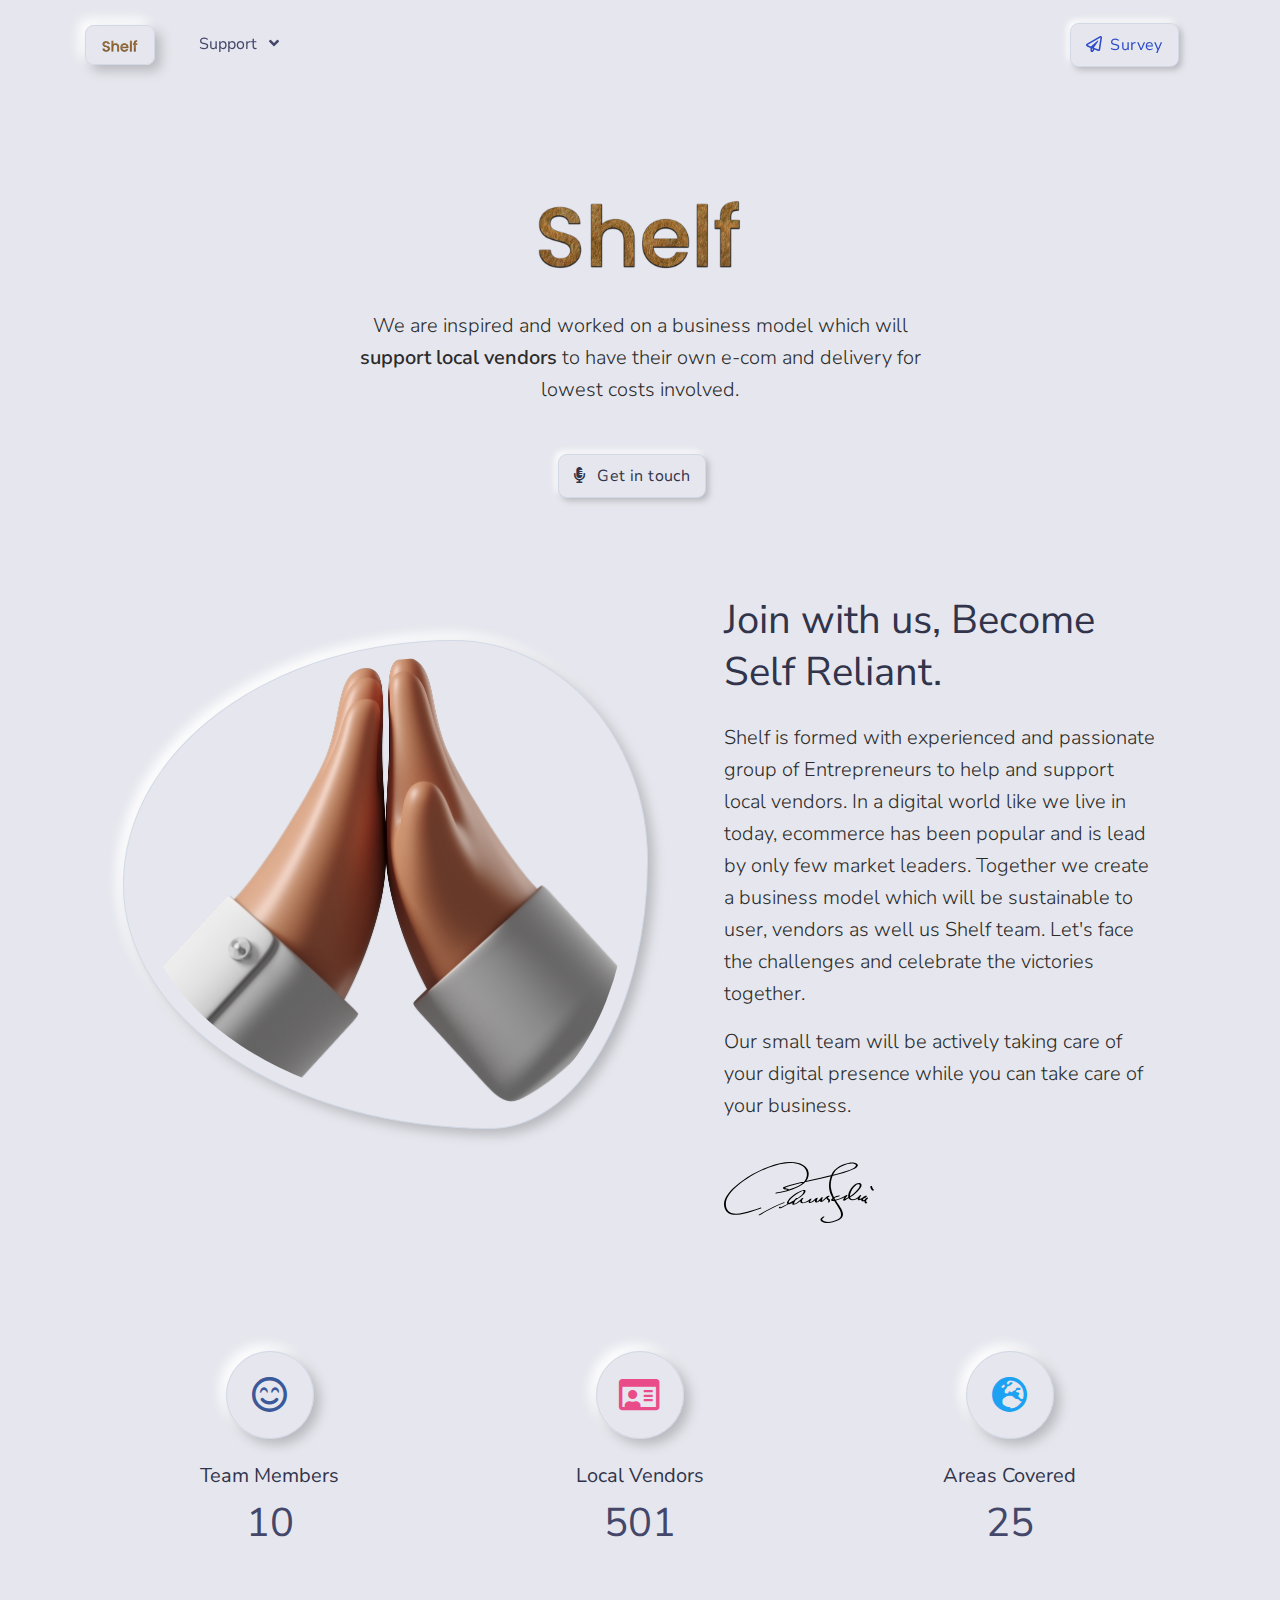
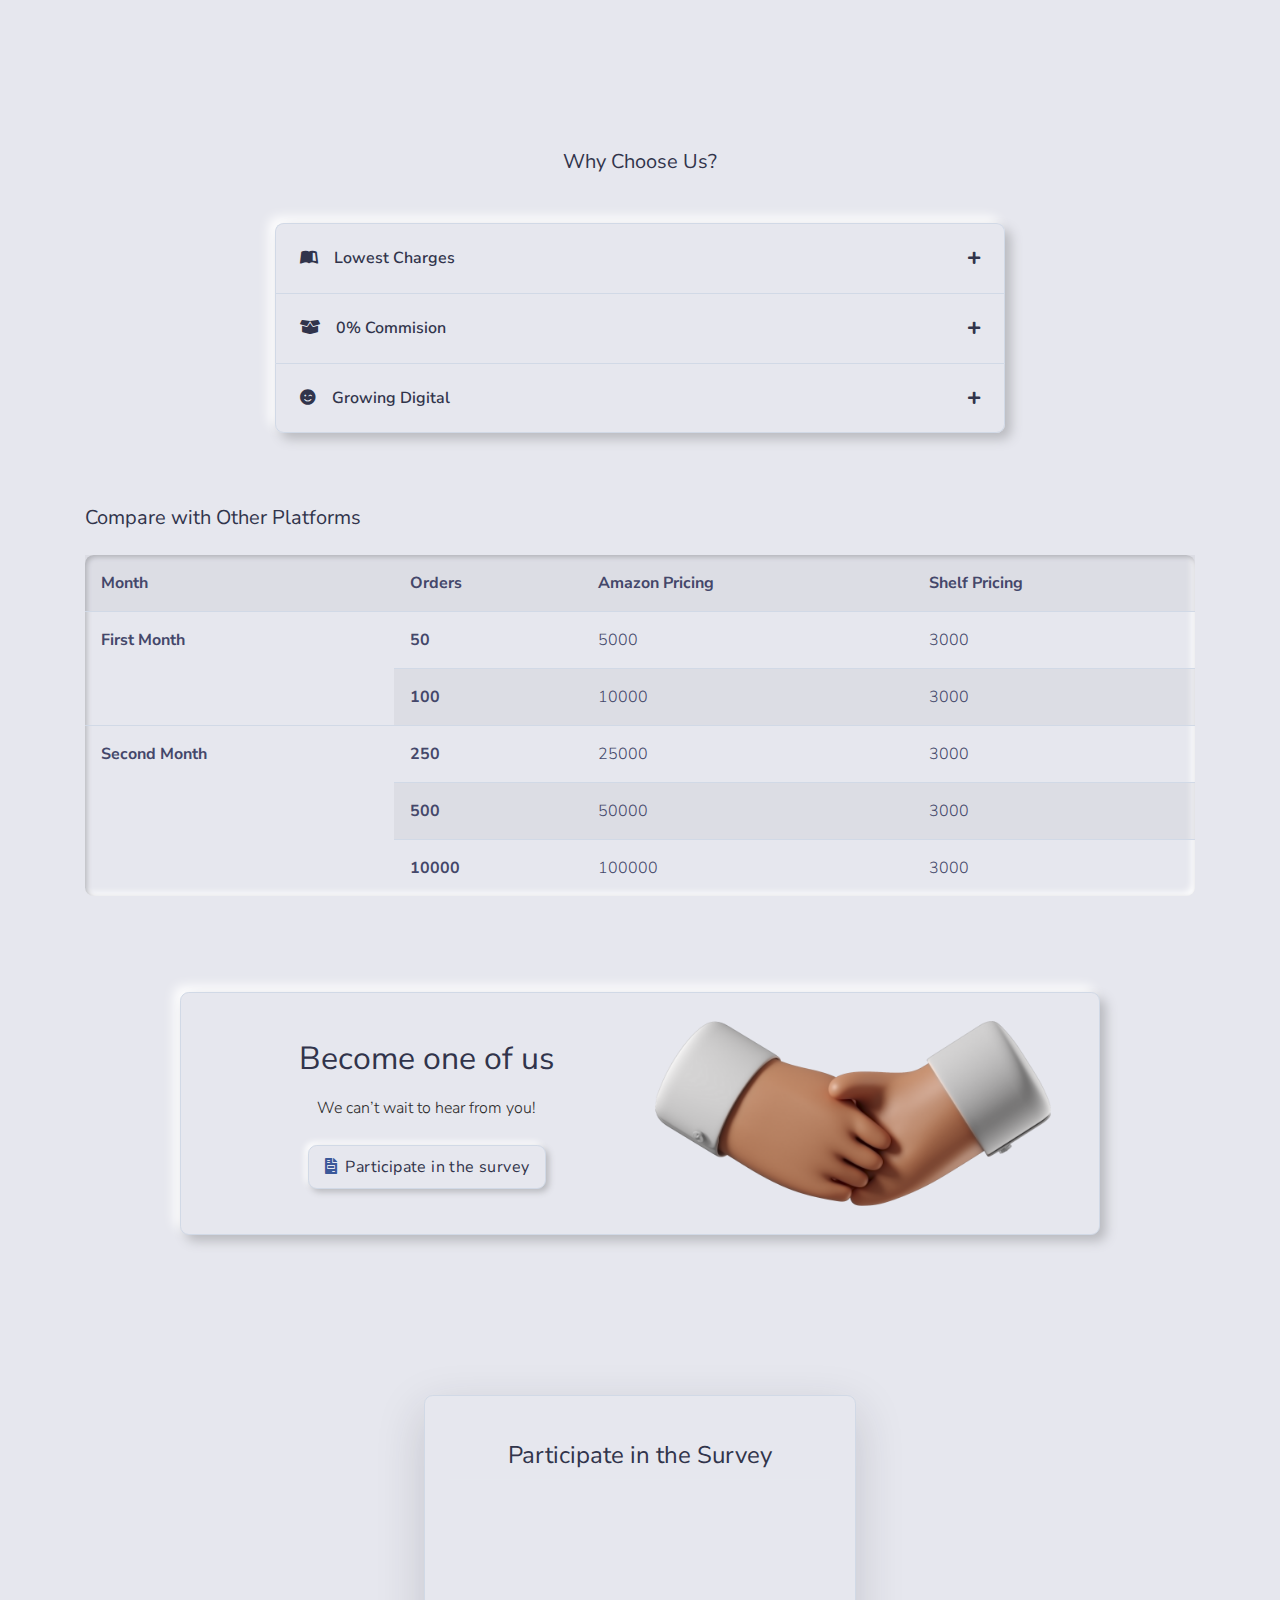
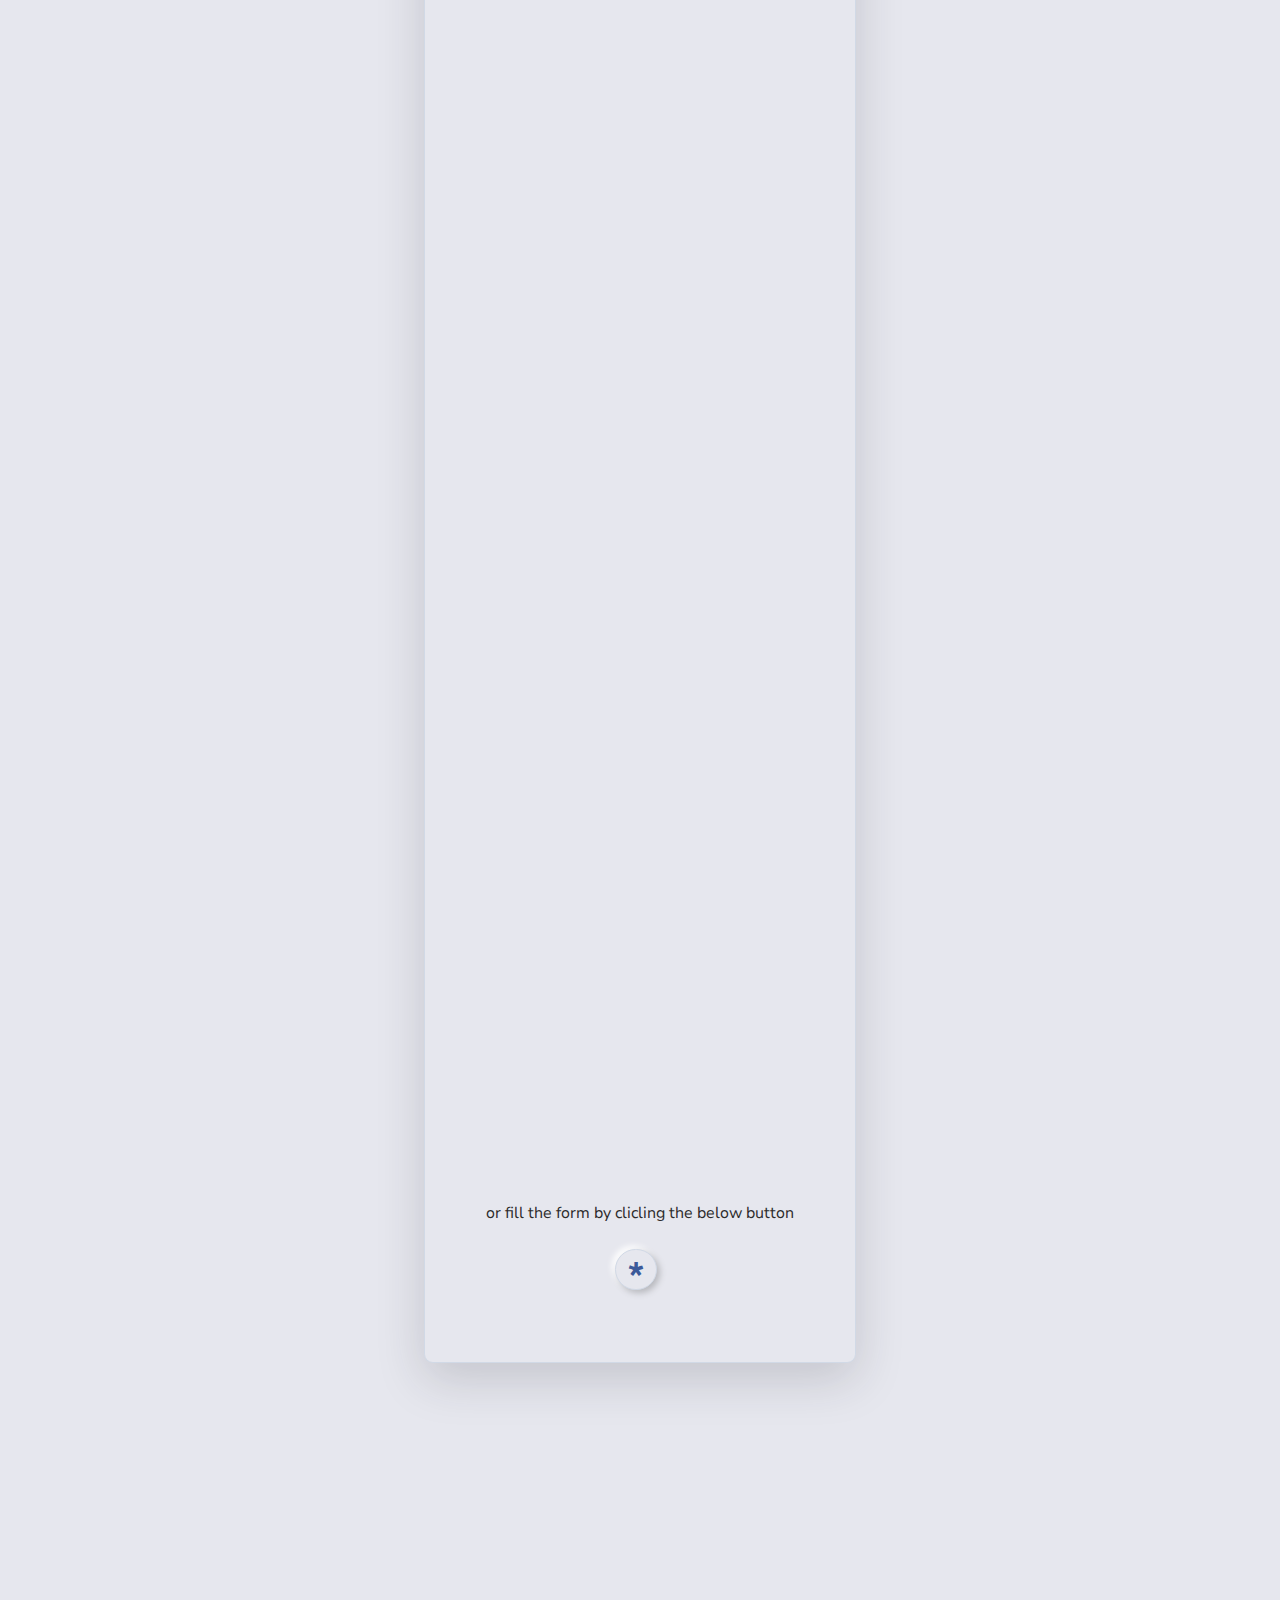
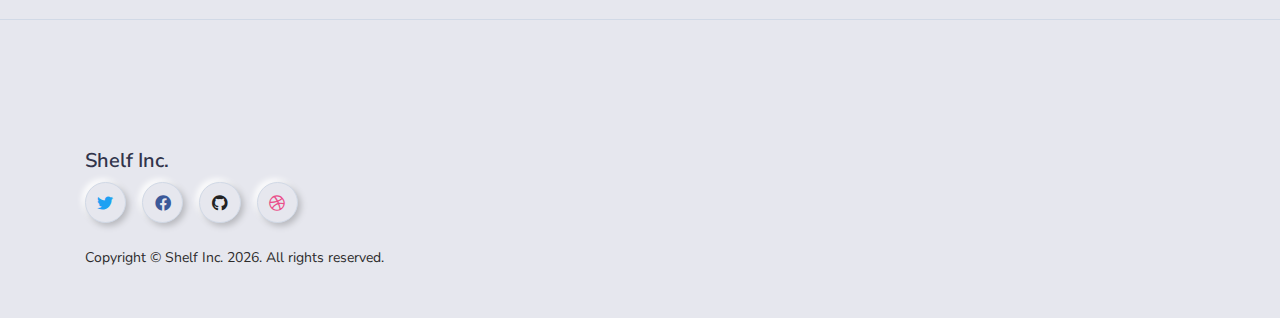
<file: index.html>
<!DOCTYPE html>
<html lang="en">

<head> 
    <meta http-equiv="Content-Type" content="text/html; charset=utf-8" />
<!-- Primary Meta Tags -->
<title>Shelf Inc.</title>
<meta name="viewport" content="width=device-width, initial-scale=1, shrink-to-fit=no">
<meta name="title" content="Shelf Inc.">
<meta name="author" content="Shelf Inc.">

<link rel="canonical" href="https://shelfco.netlify.app/" />

<!--  Social tags -->
<meta name="keywords" content="">
<meta name="description" content="">

<!-- Schema.org markup for Google+ -->
<meta itemprop="name" content="">
<meta itemprop="description" content="">
<meta itemprop="image" content="">

<!-- Twitter Card data -->
<meta name="twitter:card" content="product">
<meta name="twitter:site" content="">
<meta name="twitter:title" content="">
<meta name="twitter:description" content="">
<meta name="twitter:creator" content="">
<meta name="twitter:image" content="">

<!-- Open Graph data -->
<meta property="fb:app_id" content="">
<meta property="og:title" content="" />
<meta property="og:type" content="article" />
<meta property="og:url" content="" />
<meta property="og:image" content=""/>
<meta property="og:description" content="" />
<meta property="og:site_name" content="SHELF INC." />

<!-- Favicon -->
<link rel="apple-touch-icon" sizes="120x120" href="logo.png">
<link rel="icon" type="image/png" sizes="32x32" href="logo.png">
<link rel="icon" type="image/png" sizes="16x16" href="logo.png">
<link rel="manifest" href="logo.png">
<link rel="mask-icon" href="logo.png" color="#ffffff">
<meta name="msapplication-TileColor" content="#ffffff">
<meta name="theme-color" content="#ffffff">

<!-- Fontawesome -->
<link type="text/css" href="./vendor/@fortawesome/fontawesome-free/css/all.min.css" rel="stylesheet">

<!-- Pixel CSS -->
<link type="text/css" href="./css/neumorphism.css" rel="stylesheet">

<!-- NOTICE: You can use the _analytics.html partial to include production code specific code & trackers -->

</head>

<body>
    <header class="header-global">
    <nav id="navbar-main" aria-label="Primary navigation" class="navbar navbar-main navbar-expand-lg navbar-theme-primary headroom navbar-light navbar-transparent navbar-theme-primary">
        <div class="container position-relative">
            <a class="navbar-brand shadow-soft py-2 px-3 rounded border border-light mr-lg-4" href="./index.html">
                <img class="navbar-brand-dark" src="logo.png" alt="Logo light">
                <img class="navbar-brand-light" src="logo.png" alt="Logo dark">
            </a>
            <div class="navbar-collapse collapse" id="navbar_global">
                <div class="navbar-collapse-header">
                    <div class="row">
                        <div class="col-6 collapse-brand">
                            <a href="./index.html" class="navbar-brand shadow-soft py-2 px-3 rounded border border-light">
                                <img src="logo.png" alt="Shelf logo">
                            </a>
                        </div>
                        <div class="col-6 collapse-close">
                            <a href="#navbar_global" class="fas fa-times" data-toggle="collapse" data-target="#navbar_global" aria-controls="navbar_global" aria-expanded="false" title="close" aria-label="Toggle navigation"></a>
                        </div>
                    </div>
                </div>
                <ul class="navbar-nav navbar-nav-hover align-items-lg-center">
                    <li class="nav-item dropdown">
                        <a href="#" class="nav-link" data-toggle="dropdown" >
                            <span class="nav-link-inner-text">Support</span>
                            <span class="fas fa-angle-down nav-link-arrow ml-2"></span>
                        </a>
                        <div class="dropdown-menu dropdown-menu-lg">
                            <div class="col-auto px-0" data-dropdown-content>
                                <div class="list-group list-group-flush">
                                    <a href="https://forms.gle/BroJbjqAMWiMDoZX9" target="_blank" class="list-group-item list-group-item-action d-flex align-items-center p-0 py-3 px-lg-4">
                                        <span class="icon icon-sm icon-secondary"><span class="fas fa-file-alt"></span></span>
                                        <div class="ml-4">
                                            <span class="text-dark d-block">Participate in Survey<span class="badge badge-sm badge-secondary ml-2">v1.0</span></span>
                                            <span class="small">It'll help us come to conclusions</span>
                                        </div>
                                    </a>
                                    <a href="contact.html" class="list-group-item list-group-item-action d-flex align-items-center p-0 py-3 px-lg-4">
                                        <span class="icon icon-sm icon-secondary"><span class="fas fa-microphone-alt"></span></span>
                                        <div class="ml-4">
                                            <span class="text-dark d-block">Get in Touch</span>
                                            <span class="small">Looking for answers? Ask us!</span>
                                        </div>
                                    </a>
                                </div>
                            </div>
                        </div>
                    </li>
                </ul>
            </div>
            <div class="d-flex align-items-center">
                <a href="https://forms.gle/BroJbjqAMWiMDoZX9" target="_blank" class="btn btn-primary text-secondary mr-3"><i class="far fa-paper-plane mr-2"></i>Survey</a>
               <!--<a href="/" target="_blank" class="btn btn-primary d-none d-md-inline-block"><i class="fas fa-book"></i> Docs lol</a>--> 
                <button class="navbar-toggler ml-2" type="button" data-toggle="collapse" data-target="#navbar_global" aria-controls="navbar_global" aria-expanded="false" aria-label="Toggle navigation">
                    <span class="navbar-toggler-icon"></span>
                </button>
            </div>
        </div>
    </nav>
</header>
    <main>

        <!-- Hero -->
        <section class="section section bg-soft pb-5 overflow-hidden z-2">
            <div class="container z-2">
                <div class="row justify-content-center text-center pt-6">
                    <div class="col-lg-8 col-xl-8">
                        <h1 class="display-2 mb-3"><img src="logo.png" alt="" width="210"></h1>
                        <p class="lead px-md-6 mb-5">We are inspired and worked on a business model which will <strong>support local vendors</strong> to have their own e-com and delivery for lowest costs involved.</p>
                        <div class="d-flex flex-column flex-wrap flex-md-row justify-content-md-center mb-5">
                            <a href="contact.html"  class="btn btn-primary mb-3 mb-lg-0 mr-3"><i class="fas fa-microphone-alt mr-2"></i> Get in touch</a>
                
                        </div>
                    </div>
                </div>
            </div>
        </section>
        
        <div class="section  bg-primary pt-0 section-lg">
    <div class="container">
        <!-- Title -->
        
        <section class="section section-lg pt-0">
            <div class="container">
                <div class="row align-items-center justify-content-around">
                    <div class="col-md-6 col-xl-6 mb-5">
                        <div class="card bg-primary shadow-soft border-light organic-radius p-3">
                            <img class="organic-radius img-fluid" src="high five.png"
                                alt="modern desk">
                        </div>
                    </div>
                    <div class="col-md-6 col-xl-5 text-center text-md-left">
                        <h2 class="h1 mb-4">Join with us, Become Self Reliant.</h2>
                        <p class="lead">Shelf is formed with experienced and passionate group of Entrepreneurs to help and support local vendors. In a digital world like we live in today, ecommerce has been popular and is lead by only few market leaders. Together we
                            create a business model which will be sustainable to user, vendors as well us Shelf team. Let's face the challenges and celebrate the victories together.</p>
                        <p class="lead">Our small team will be actively taking care of your digital presence while you can take care of your business.</p>
                        <img src="assets/img/signature.svg" alt="signature" class="mt-4" width="150">
                    </div>
                </div>
            </div>
        </section>
        
        <section class="section section-lg pt-0">
            <div class="container">
                <div class="row">
                    <div class="col-12 col-sm-4 col-lg-4 text-center">
                        <!-- Visit Box   btn btn-primary btn-pill btn-icon-only text-twitter mr-2 -->
                        <div class="icon-box mb-4">
                            <div class="icon icon-shape text-facebook shadow-soft border border-light rounded-circle mb-4">
                                <span class="far fa-smile-beam"></span>
                            </div>
                            
                            <h3 class="h5">Team Members</h3>
                            <span class="counter display-3 text-gray d-block">10</span>
                        </div>
                        <!-- End of Visit Box -->
                    </div>
                    <div class="col-12 col-sm-4 col-lg-4 text-center">
                        <!-- Call Box -->
                        <div class="icon-box mb-4">
                            <div class="icon icon-shape text-dribbble shadow-soft border border-light rounded-circle mb-4">
                                <span class="far fa-id-card"></span>
                            </div>
                            <h3 class="h5">Local Vendors</h3>
                            <span class="counter display-3 text-gray d-block">501</span>
                        </div>
                        <!-- End of Call Box -->
                    </div>
                    <div class="col-12 col-sm-4 col-lg-4 text-center">
                        <!-- Email Box -->
                        <div class="icon-box mb-4">
                            <div class="icon icon-shape text-twitter shadow-soft border border-light rounded-circle mb-4">
                                <span class="fas fa-globe-europe"></span>
                            </div>
                            <h3 class="h5">Areas Covered</h3>
                            <span class="counter display-3 text-gray d-block">25</span>
                        </div>
                        <!-- End of Email Box -->
                    </div>
                </div>
            </div>
        </section>

        <!-- Title -->
        <div class="row">
            <div class="col text-center">
                <div class="my-5">
                    <span class="h5 text-center">Why Choose Us?</span>
                </div>
            </div>
        </div>
        <div class="row justify-content-center">
            <div class="col-12 col-md-10 col-lg-8">
                <!--Accordion-->
                <div class="accordion shadow-soft rounded">
                    <div class="card card-sm card-body bg-primary border-light mb-0">
                        <a href="#panel-4" data-target="#panel-4" class="accordion-panel-header" data-toggle="collapse" role="button" aria-expanded="false" aria-controls="panel-1">
                            <span class="icon-title h6 mb-0 font-weight-bold"><span class="fab fa-leanpub"></span>Lowest Charges</span>
                            <span class="icon"><span class="fas fa-plus"></span></span>
                        </a>
                        <div class="collapse" id="panel-4">
                            <div class="pt-3">
                                <p class="mb-0">
                                    At Shelf, our mission has always been focused on bringing openness and transparency to the local vendors digitally. We've always believed that by providing a space where vendors can share ongoing portal not only empowers them to make better products, it also
                                    helps them grow. We're proud to be a part of creating a more open culture and to continue building a product that supports this vision which lowest charges.
                                </p>
                            </div>
                        </div>
                    </div>
                    <div class="card card-sm card-body bg-primary border-light mb-0">
                        <a href="#panel-5" data-target="#panel-5" class="accordion-panel-header" data-toggle="collapse" role="button" aria-expanded="false" aria-controls="panel-1">
                            <span class="icon-title h6 mb-0 font-weight-bold"><span class="fas fa-box-open"></span>0% Commision</span>
                            <span class="icon"><span class="fas fa-plus"></span></span>
                        </a>
                        <div class="collapse" id="panel-5">
                            <div class="pt-3">
                                <p class="mb-0">
                                    Yes!, you heard us right, unlike other platforms we do not charge for your orders. Vendors do not have to pay anything in extra per order. It's all covered ;) </p>
                            </div>
                        </div>
                    </div>
                    <div class="card card-sm card-body bg-primary border-light mb-0">
                        <a href="#panel-6" data-target="#panel-6" class="accordion-panel-header" data-toggle="collapse" role="button" aria-expanded="false" aria-controls="panel-1">
                            <span class="icon-title h6 mb-0 font-weight-bold"><span class="fas fa-smile-wink"></span>Growing Digital</span>
                            <span class="icon"><span class="fas fa-plus"></span></span>
                        </a>
                        <div class="collapse" id="panel-6">
                            <div class="pt-3">
                                <p class="mb-0">
                                    Supporting our vision at Shelf, our team will take care of the vendors digital presence while vendors can concentrate on building their ecommerce business :) </p>
                            </div>
                        </div>
                    </div>
                </div>
                <!--End of Accordion-->
            </div>
        </div>

<br><br><br>
        <div class="mb-5">
            <div class="mb-4">
                <span class="h5">Compare with Other Platforms</span>
            </div>
            <div class="table-responsive-sm table-hover shadow-inset rounded">
                <table class="table table-striped">
                    <tr>
                        <th class="border-0" scope="col" id="class2">Month</th>
                        <th class="border-0" scope="col" id="teacher2">Orders</th>
                        <th class="border-0" scope="col" id="males2">Amazon Pricing</th>
                        <th class="border-0" scope="col" id="females2">Shelf Pricing</th>
                    </tr>
                    <tr>
                        <th scope="row" id="firstyear2" rowspan="2">First Month</th>
                        <th scope="row" id="Bolter2" headers="firstyear2 teacher2">50</th>
                        <td headers="firstyear2 Bolter2 males2">5000</td>
                        <td headers="firstyear2 Bolter2 females2">3000</td>
                    </tr>
                    <tr>
                        <th scope="row" id="Cheetham2" headers="firstyear2 teacher2">100</th>
                        <td headers="firstyear2 Cheetham2 males2">10000</td>
                        <td headers="firstyear2 Cheetham2 females2">3000</td>
                    </tr>
                    <tr>
                        <th scope="row" id="secondyear2" rowspan="3">Second Month</th>
                        <th scope="row" id="Lam2" headers="secondyear2 teacher2">250</th>
                        <td headers="secondyear2 Lam2 males2">25000</td>
                        <td headers="secondyear2 Lam2 females2">3000</td>
                    </tr>
                    <tr>
                        <th scope="row" id="Crossy2" headers="secondyear2 teacher2">500</th>
                        <td headers="secondyear2 Crossy2 males2">50000</td>
                        <td headers="secondyear2 Crossy2 females2">3000</td>
                    </tr>
                    <tr>
                        <th scope="row" id="Forsyth2" headers="secondyear2 teacher2">10000</th>
                        <td headers="secondyear2 Forsyth2 males2">100000</td>
                        <td headers="secondyear2 Forsyth2 females2">3000</td>
                    </tr>
                </table>
            </div>
        </div>

    <br><br>
        <!-- End of Title -->
<div class="row justify-content-center">
<div class="col-12 col-lg-10">
    <div class="card bg-primary shadow-soft border-light px-4 py-1 mb-8">
        <div class="card-body text-center text-md-center">
            <div class="row align-items-center">
                <div class="col-md-6">
                    <h2 class="mb-3">Become one of us</h2>
                    <p class="mb-4">
                         We can’t wait to hear
                        from you!
                    </p>
                    <a href="#" class="btn btn-primary">
                        <span class="mr-1">
                            <span class="fas text-facebook fa-file-invoice"></span>
                        </span>
                        Participate in the survey
                    </a>
                </div>
                <div class="col-12 col-md-6 mt-4 mt-md-0 text-md-right">
                    <img src="hand.png" alt="illustration">
                </div>
            </div>
        </div>
    </div>
</div>
</div>
            
<div class="section section-lg pt-0">
    <div class="container">
        <!-- Title -->
        <!-- End of title-->
        <div class="row justify-content-md-around">
            <div class="col-12 col-md-6 col-lg-5 mb-5 mb-lg-0">
                <div class="card bg-primary shadow-lg border-light p-4">
                    <div class="card-header text-center pb-0">
                        <h2 class="h4">Participate in the Survey</h2>
                        <!--<span>Login here using your username and password</span>-->
                    </div>
                    <div class="card-body">
                        <form action="#" class="mt-4">
                        <iframe
                            src="https://docs.google.com/forms/d/e/1FAIpQLSd2yZhxJfOtq8M3eQdhzN5sqTgoRudwqNl_gNcS_L6D4GwaZQ/viewform?embedded=true"
                            width="360" height="1250" frameborder="0" marginheight="0" marginwidth="0">Loading…</iframe>
                        </form>
                        <div class="mt-3 mb-4 text-center">
                            <span class="font-weight-normal">or fill the form by clicling the below button</span>
                        </div>
                        <div class="btn-wrapper my-4 text-center">
                            <a href="https://forms.gle/BroJbjqAMWiMDoZX9"><button class="btn btn-primary btn-pill btn-icon-only text-facebook mr-2" type="button"
                                aria-label="facebook button" title="survey link">
                                <span aria-hidden="true" class="fab fa-diaspora"></span>
                            </button></a>
                        </div>
                    </div>
                </div>
            </div>

        </div>
    </div>
</div>



    </div>
    </main>

    <footer class="d-flex pb-5 pt-6 pt-md-7 border-top border-light bg-primary">
    <div class="container">
        <div class="row">
            <div class="col-lg-4">
                <h5><strong>Shelf Inc.</strong> </h5>
                <ul class="d-flex list-unstyled mb-5 mb-lg-0">
                    <li class="mr-2">
                        <a href="https://twitter.com/" target="_blank" class="btn btn-primary btn-pill  btn-icon-only text-twitter mr-2" aria-label="twitter social link"
                        data-toggle="tooltip" data-placement="top" title="Follow Shelf on Twitter">
                            <span aria-hidden="true" class="fab fa-twitter"></span>
                        </a>
                    </li>
                    <li class="mr-2">
                        <a href="https://www.facebook.com/" target="_blank" class="btn btn-primary btn-pill  btn-icon-only text-facebook mr-2" aria-label="facebook social link"
                        data-toggle="tooltip" data-placement="top" title="Like Shelf on Facebook">
                            <span aria-hidden="true" class="fab fa-facebook"></span>
                        </a>
                    </li>
                    <li class="mr-2">
                        <a href="https://github.com/" target="_blank" class="btn btn-primary btn-pill  btn-icon-only text-github mr-2" aria-label="github social link"
                        data-toggle="tooltip" data-placement="top" title="Open source projects">
                            <span aria-hidden="true" class="fab fa-github"></span>
                        </a>
                    </li>
                    <li>
                        <a href="https://dribbble.com/" target="_blank" class="btn btn-primary btn-pill  btn-icon-only text-dribbble mr-2" aria-label="dribbble social link"
                        data-toggle="tooltip" data-placement="top" title="Follow us on Dribbble">
                            <span aria-hidden="true" class="fab fa-dribbble"></span>
                        </a>
                    </li>
                </ul><br>
                <p class="font-weight-normal font-small mb-0">Copyright © Shelf Inc.
                    <span class="current-year">2021</span>. All rights reserved.
                </p>
            </div>
           
            
        </div>
            
    </div>
</footer>

    <!-- Core -->
<script src="./vendor/jquery/dist/jquery.min.js"></script>
<script src="./vendor/popper.js/dist/umd/popper.min.js"></script>
<script src="./vendor/bootstrap/dist/js/bootstrap.min.js"></script>
<script src="./vendor/headroom.js/dist/headroom.min.js"></script>

<!-- Vendor JS -->
<script src="./vendor/onscreen/dist/on-screen.umd.min.js"></script>
<script src="./vendor/nouislider/distribute/nouislider.min.js"></script>
<script src="./vendor/bootstrap-datepicker/dist/js/bootstrap-datepicker.min.js"></script>
<script src="./vendor/waypoints/lib/jquery.waypoints.min.js"></script>
<script src="./vendor/jarallax/dist/jarallax.min.js"></script>
<script src="./vendor/jquery.counterup/jquery.counterup.min.js"></script>
<script src="./vendor/jquery-countdown/dist/jquery.countdown.min.js"></script>
<script src="./vendor/smooth-scroll/dist/smooth-scroll.polyfills.min.js"></script>
<script src="./vendor/prismjs/prism.js"></script>

<script async defer src="https://buttons.github.io/buttons.js"></script>

<!-- Neumorphism JS -->
<script src="./assets/js/neumorphism.js"></script>
</body>

</html>
</file>
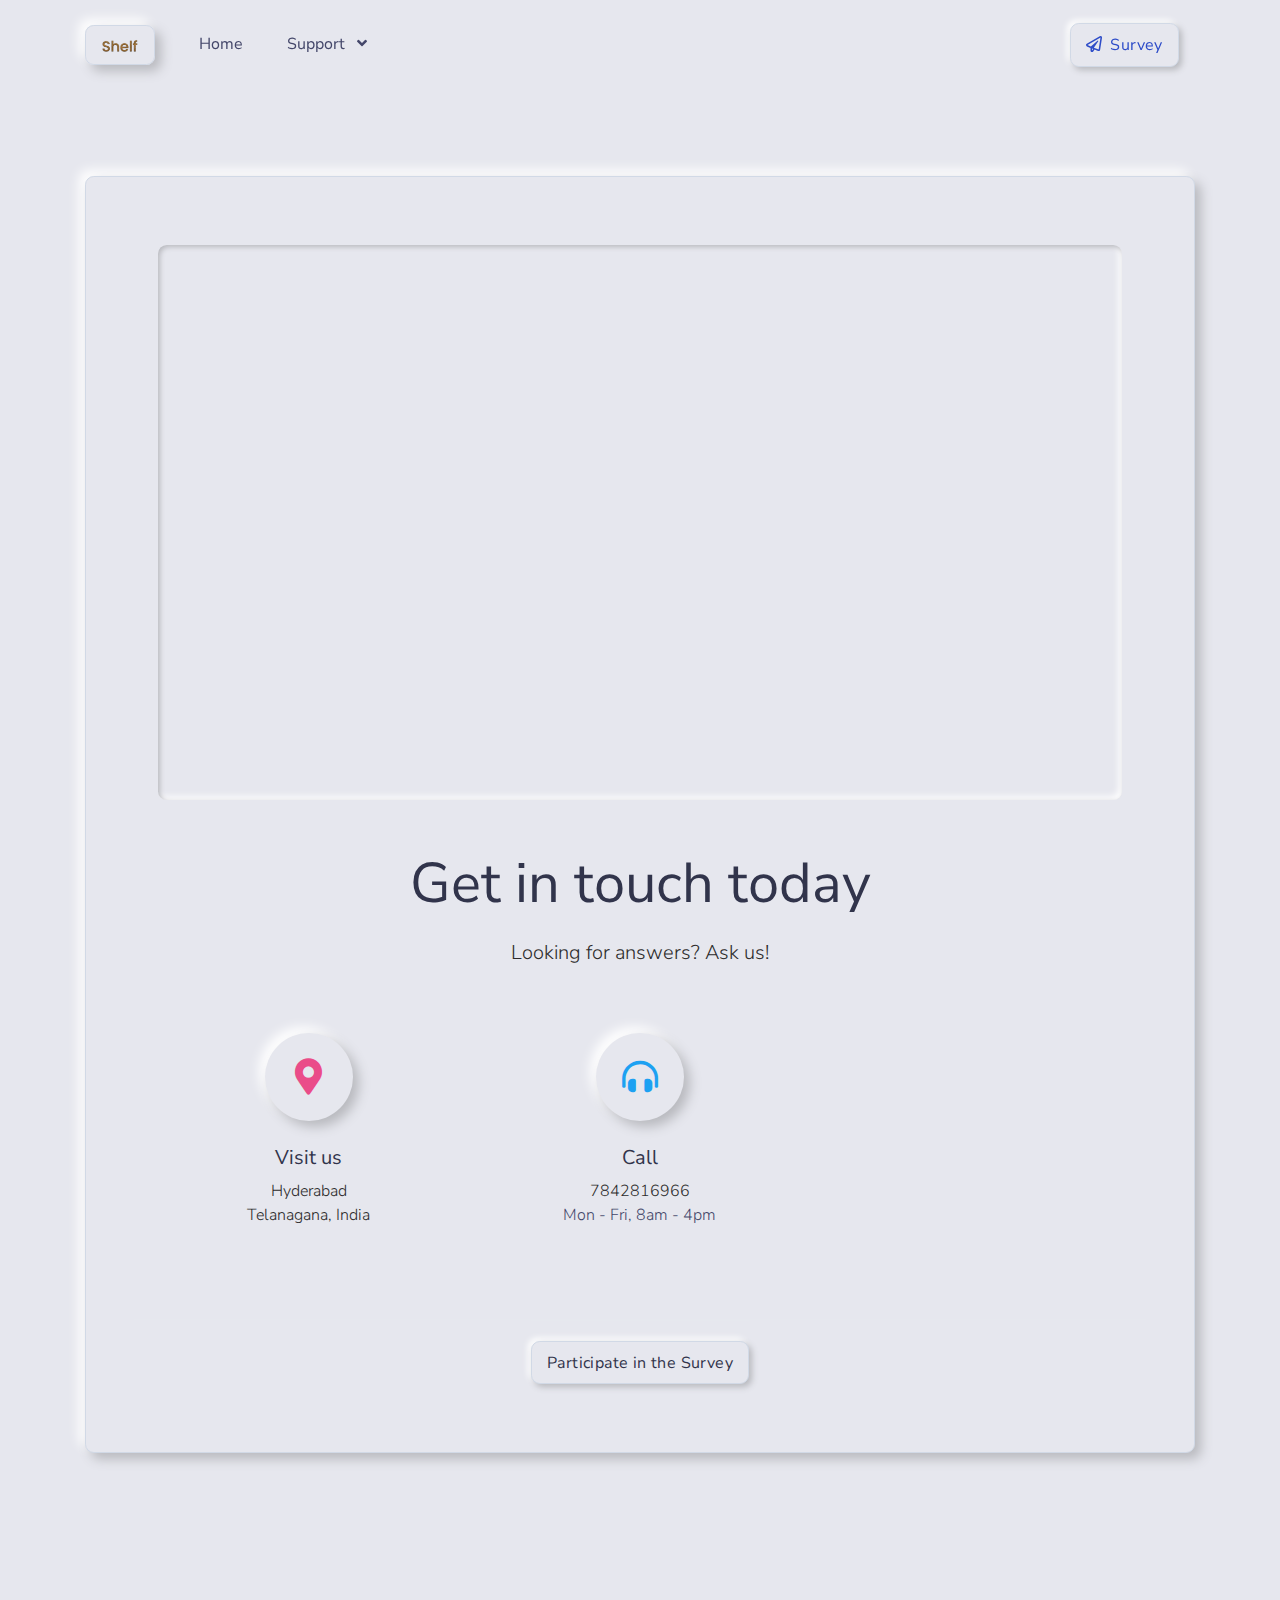
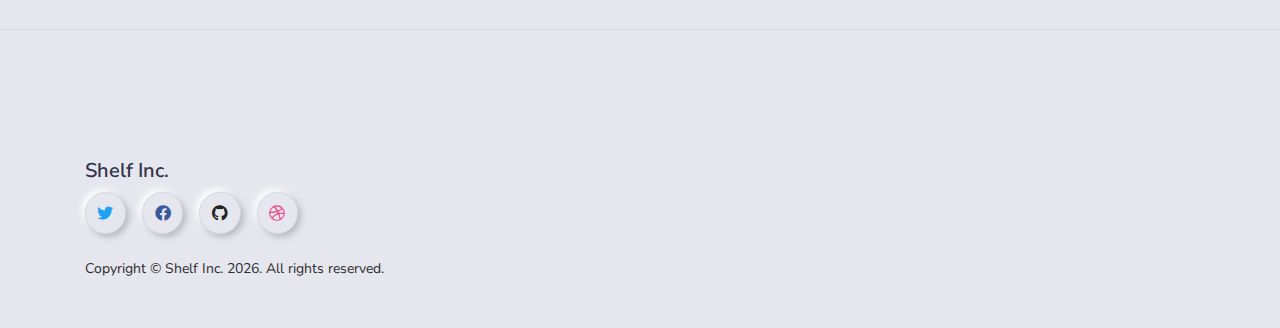
<file: contact.html>
<!DOCTYPE html>
<html lang="en">

<head>
    <meta http-equiv="Content-Type" content="text/html; charset=utf-8" />
    <!-- Primary Meta Tags -->
    <title>Shelf Inc.</title>
    <meta name="viewport" content="width=device-width, initial-scale=1, shrink-to-fit=no">
    <meta name="title" content="Shelf Inc.">
    <meta name="author" content="Shelf Inc.">

    <link rel="canonical" href="https://shelfco.netlify.app/" />

    <!--  Social tags -->
    <meta name="keywords" content="">
    <meta name="description" content="">

    <!-- Schema.org markup for Google+ -->
    <meta itemprop="name" content="">
    <meta itemprop="description" content="">
    <meta itemprop="image" content="">

    <!-- Twitter Card data -->
    <meta name="twitter:card" content="product">
    <meta name="twitter:site" content="">
    <meta name="twitter:title" content="">
    <meta name="twitter:description" content="">
    <meta name="twitter:creator" content="">
    <meta name="twitter:image" content="">

    <!-- Open Graph data -->
    <meta property="fb:app_id" content="">
    <meta property="og:title" content="" />
    <meta property="og:type" content="article" />
    <meta property="og:url" content="" />
    <meta property="og:image" content="" />
    <meta property="og:description" content="" />
    <meta property="og:site_name" content="SHELF INC." />

    <!-- Favicon -->
    <link rel="apple-touch-icon" sizes="120x120" href="logo.png">
    <link rel="icon" type="image/png" sizes="32x32" href="logo.png">
    <link rel="icon" type="image/png" sizes="16x16" href="logo.png">
    <link rel="manifest" href="logo.png">
    <link rel="mask-icon" href="logo.png" color="#ffffff">
    <meta name="msapplication-TileColor" content="#ffffff">
    <meta name="theme-color" content="#ffffff">

    <!-- Fontawesome -->
    <link type="text/css" href="./vendor/@fortawesome/fontawesome-free/css/all.min.css" rel="stylesheet">

    <!-- Pixel CSS -->
    <link type="text/css" href="./css/neumorphism.css" rel="stylesheet">

    <!-- NOTICE: You can use the _analytics.html partial to include production code specific code & trackers -->

</head>
<body>
    <header class="header-global">
        <nav id="navbar-main" aria-label="Primary navigation"
            class="navbar navbar-main navbar-expand-lg navbar-theme-primary headroom navbar-light navbar-transparent navbar-theme-primary">
            <div class="container position-relative">
                <a class="navbar-brand shadow-soft py-2 px-3 rounded border border-light mr-lg-4" href="./index.html">
                    <img class="navbar-brand-dark" src="logo.png" alt="Logo light">
                    <img class="navbar-brand-light" src="logo.png" alt="Logo dark">
                </a>
                <div class="navbar-collapse collapse" id="navbar_global">
                    <div class="navbar-collapse-header">
                        <div class="row">
                            <div class="col-6 collapse-brand">
                                <a href="./index.html"
                                    class="navbar-brand shadow-soft py-2 px-3 rounded border border-light">
                                    <img src="logo.png" alt="Shelf logo">
                                </a>
                            </div>
                            <div class="col-6 collapse-close">
                                <a href="#navbar_global" class="fas fa-times" data-toggle="collapse"
                                    data-target="#navbar_global" aria-controls="navbar_global" aria-expanded="false"
                                    title="close" aria-label="Toggle navigation"></a>
                            </div>
                        </div>
                    </div>
                    <ul class="navbar-nav navbar-nav-hover align-items-lg-center">
                        <li class="nav-item"><a href="./index.html" class="nav-link">
                                <span class="nav-link-inner-text">Home</span>
                            </a></li>
                        <li class="nav-item dropdown">
                            <a href="#" class="nav-link" data-toggle="dropdown">
                                <span class="nav-link-inner-text">Support</span>
                                <span class="fas fa-angle-down nav-link-arrow ml-2"></span>
                            </a>
                            <div class="dropdown-menu dropdown-menu-lg">
                                <div class="col-auto px-0" data-dropdown-content>
                                    <div class="list-group list-group-flush">
                                        <a href="https://forms.gle/BroJbjqAMWiMDoZX9" target="_blank"
                                            class="list-group-item list-group-item-action d-flex align-items-center p-0 py-3 px-lg-4">
                                            <span class="icon icon-sm icon-secondary"><span
                                                    class="fas fa-file-alt"></span></span>
                                            <div class="ml-4">
                                                <span class="text-dark d-block">Participate in Survey<span
                                                        class="badge badge-sm badge-secondary ml-2">v1.0</span></span>
                                                <span class="small">It'll help us come to conclusions</span>
                                            </div>
                                        </a>
                                        <a href="https://github.com/themesberg/th-neumorphism-ui-pro/issues"
                                            target="_blank"
                                            class="list-group-item list-group-item-action d-flex align-items-center p-0 py-3 px-lg-4">
                                            <span class="icon icon-sm icon-secondary"><span
                                                    class="fas fa-microphone-alt"></span></span>
                                            <div class="ml-4">
                                                <span class="text-dark d-block">Get in Touch</span>
                                                <span class="small">Looking for answers? Ask us!</span>
                                            </div>
                                        </a>
                                    </div>
                                </div>
                            </div>
                        </li>
                    </ul>
                </div>
                <div class="d-flex align-items-center">
                    <a href="https://forms.gle/BroJbjqAMWiMDoZX9" target="_blank"
                        class="btn btn-primary text-secondary mr-3"><i class="far fa-paper-plane mr-2"></i>Survey</a>
                    <!--<a href="/" target="_blank" class="btn btn-primary d-none d-md-inline-block"><i class="fas fa-book"></i> Docs lol</a>-->
                    <button class="navbar-toggler ml-2" type="button" data-toggle="collapse"
                        data-target="#navbar_global" aria-controls="navbar_global" aria-expanded="false"
                        aria-label="Toggle navigation">
                        <span class="navbar-toggler-icon"></span>
                    </button>
                </div>
            </div>
        </nav>
    </header>
    <main>
        <br><br>
<section class="section section-lg">
    <div class="container">
        <div class="row align-items-center justify-content-center">
            <div class="col-md-12 col-lg-12 mb-5">
                <!-- Contact Card -->
                <div class="card bg-primary shadow-soft border-light p-2 p-md-3 p-lg-5">
                    <div class="card-header">
                        <div class="row justify-content-center">
                            <div class="col-12">
                                <div class="shadow-inset p-4 mb-5 rounded">
                                    <iframe class="map rounded" id="gmap_canvas"
                                        src="https://maps.google.com/maps?q=hyderabd&t=&z=13&ie=UTF8&iwloc=&output=embed"></iframe>
                                </div>
                            </div>
                            <div class="col-12 col-md-8 text-center mb-5">
                                <h1 class="display-2 mb-3">Get in touch today</h1>
                                <p class="lead">Looking for answers? Ask us!</p>
                            </div>
                        </div>
                        <div class="row mb-5">
                            <div class="col-md-4 col-lg-4 text-center">
                                <!-- Visit Box -->
                                <div class="icon-box mb-4">
                                    <div class="icon icon-shape text-dribbble shadow-soft border-light rounded-circle mb-4">
                                        <span class="fas fa-map-marker-alt"></span>
                                    </div>
                                    <h2 class="h5 icon-box-title">Visit us</h2>
                                    <span>
                                        Hyderabad
                                        <br>
                                        Telanagana, India
                                    </span>
                                </div>
                                <!-- End of Visit Box -->
                            </div>
                            <div class="col-md-4 col-lg-4 text-center">
                                <!-- Call Box -->
                                <div class="icon-box mb-4">
                                    <div class="icon icon-shape text-twitter shadow-soft border-light rounded-circle mb-4">
                                        <span class="fas fa-headphones-alt"></span>
                                    </div>
                                    <h2 class="h5 icon-box-title">Call</h2>
                                    <span>7842816966</span>
                                    <div class="text-small text-gray">
                                        Mon - Fri, 8am - 4pm
                                    </div>
                                </div>
                                <!-- End of Call Box -->
                            </div>
                            <!--<div class="col-md-4 col-lg-4 text-center">
                                <!- Email Box ->
                                <div class="icon-box mb-4">
                                    <div class="icon icon-shape shadow-soft border-light rounded-circle mb-4">
                                        <span class="far fa-paper-plane"></span>
                                    </div>
                                    <h2 class="h5 icon-box-title">Email</h2>
                                    <a href="#">example@company.com</a>
                                    <br><a href="#">name@company.com</a>
                                </div>
                                <!- End of Email Box ->
                            </div>-->
                        </div>
                    </div>
                    <div class="card-footer px-0 mx-auto">
                        <button type="submit" class="btn btn-primary">Participate in the Survey</button>
                    </div>
                </div>
                <!-- End of Contact Card -->
            </div>
        </div>
    </div>
</section>
<!-- End of section -->
</main>

    <footer class="d-flex pb-5 pt-6 pt-md-7 border-top border-light bg-primary">
        <div class="container">
            <div class="row">
                <div class="col-lg-4">
                    <h5><strong>Shelf Inc.</strong> </h5>
                    <ul class="d-flex list-unstyled mb-5 mb-lg-0">
                        <li class="mr-2">
                            <a href="https://twitter.com/" target="_blank"
                                class="btn btn-primary btn-pill  btn-icon-only text-twitter mr-2"
                                aria-label="twitter social link" data-toggle="tooltip" data-placement="top"
                                title="Follow Shelf on Twitter">
                                <span aria-hidden="true" class="fab fa-twitter"></span>
                            </a>
                        </li>
                        <li class="mr-2">
                            <a href="https://www.facebook.com/" target="_blank"
                                class="btn btn-primary btn-pill  btn-icon-only text-facebook mr-2"
                                aria-label="facebook social link" data-toggle="tooltip" data-placement="top"
                                title="Like Shelf on Facebook">
                                <span aria-hidden="true" class="fab fa-facebook"></span>
                            </a>
                        </li>
                        <li class="mr-2">
                            <a href="https://github.com/" target="_blank"
                                class="btn btn-primary btn-pill  btn-icon-only text-github mr-2"
                                aria-label="github social link" data-toggle="tooltip" data-placement="top"
                                title="Open source projects">
                                <span aria-hidden="true" class="fab fa-github"></span>
                            </a>
                        </li>
                        <li>
                            <a href="https://dribbble.com/" target="_blank"
                                class="btn btn-primary btn-pill  btn-icon-only text-dribbble mr-2"
                                aria-label="dribbble social link" data-toggle="tooltip" data-placement="top"
                                title="Follow us on Dribbble">
                                <span aria-hidden="true" class="fab fa-dribbble"></span>
                            </a>
                        </li>
                    </ul><br>
                    <p class="font-weight-normal font-small mb-0">Copyright © Shelf Inc.
                        <span class="current-year">2021</span>. All rights reserved.
                    </p>
                </div>


            </div>

        </div>
    </footer>

    <!-- Core -->
    <script src="./vendor/jquery/dist/jquery.min.js"></script>
    <script src="./vendor/popper.js/dist/umd/popper.min.js"></script>
    <script src="./vendor/bootstrap/dist/js/bootstrap.min.js"></script>
    <script src="./vendor/headroom.js/dist/headroom.min.js"></script>

    <!-- Vendor JS -->
    <script src="./vendor/onscreen/dist/on-screen.umd.min.js"></script>
    <script src="./vendor/nouislider/distribute/nouislider.min.js"></script>
    <script src="./vendor/bootstrap-datepicker/dist/js/bootstrap-datepicker.min.js"></script>
    <script src="./vendor/waypoints/lib/jquery.waypoints.min.js"></script>
    <script src="./vendor/jarallax/dist/jarallax.min.js"></script>
    <script src="./vendor/jquery.counterup/jquery.counterup.min.js"></script>
    <script src="./vendor/jquery-countdown/dist/jquery.countdown.min.js"></script>
    <script src="./vendor/smooth-scroll/dist/smooth-scroll.polyfills.min.js"></script>
    <script src="./vendor/prismjs/prism.js"></script>

    <script async defer src="https://buttons.github.io/buttons.js"></script>

    <!-- Neumorphism JS -->
    <script src="./assets/js/neumorphism.js"></script>
</body>

</html>
</file>
